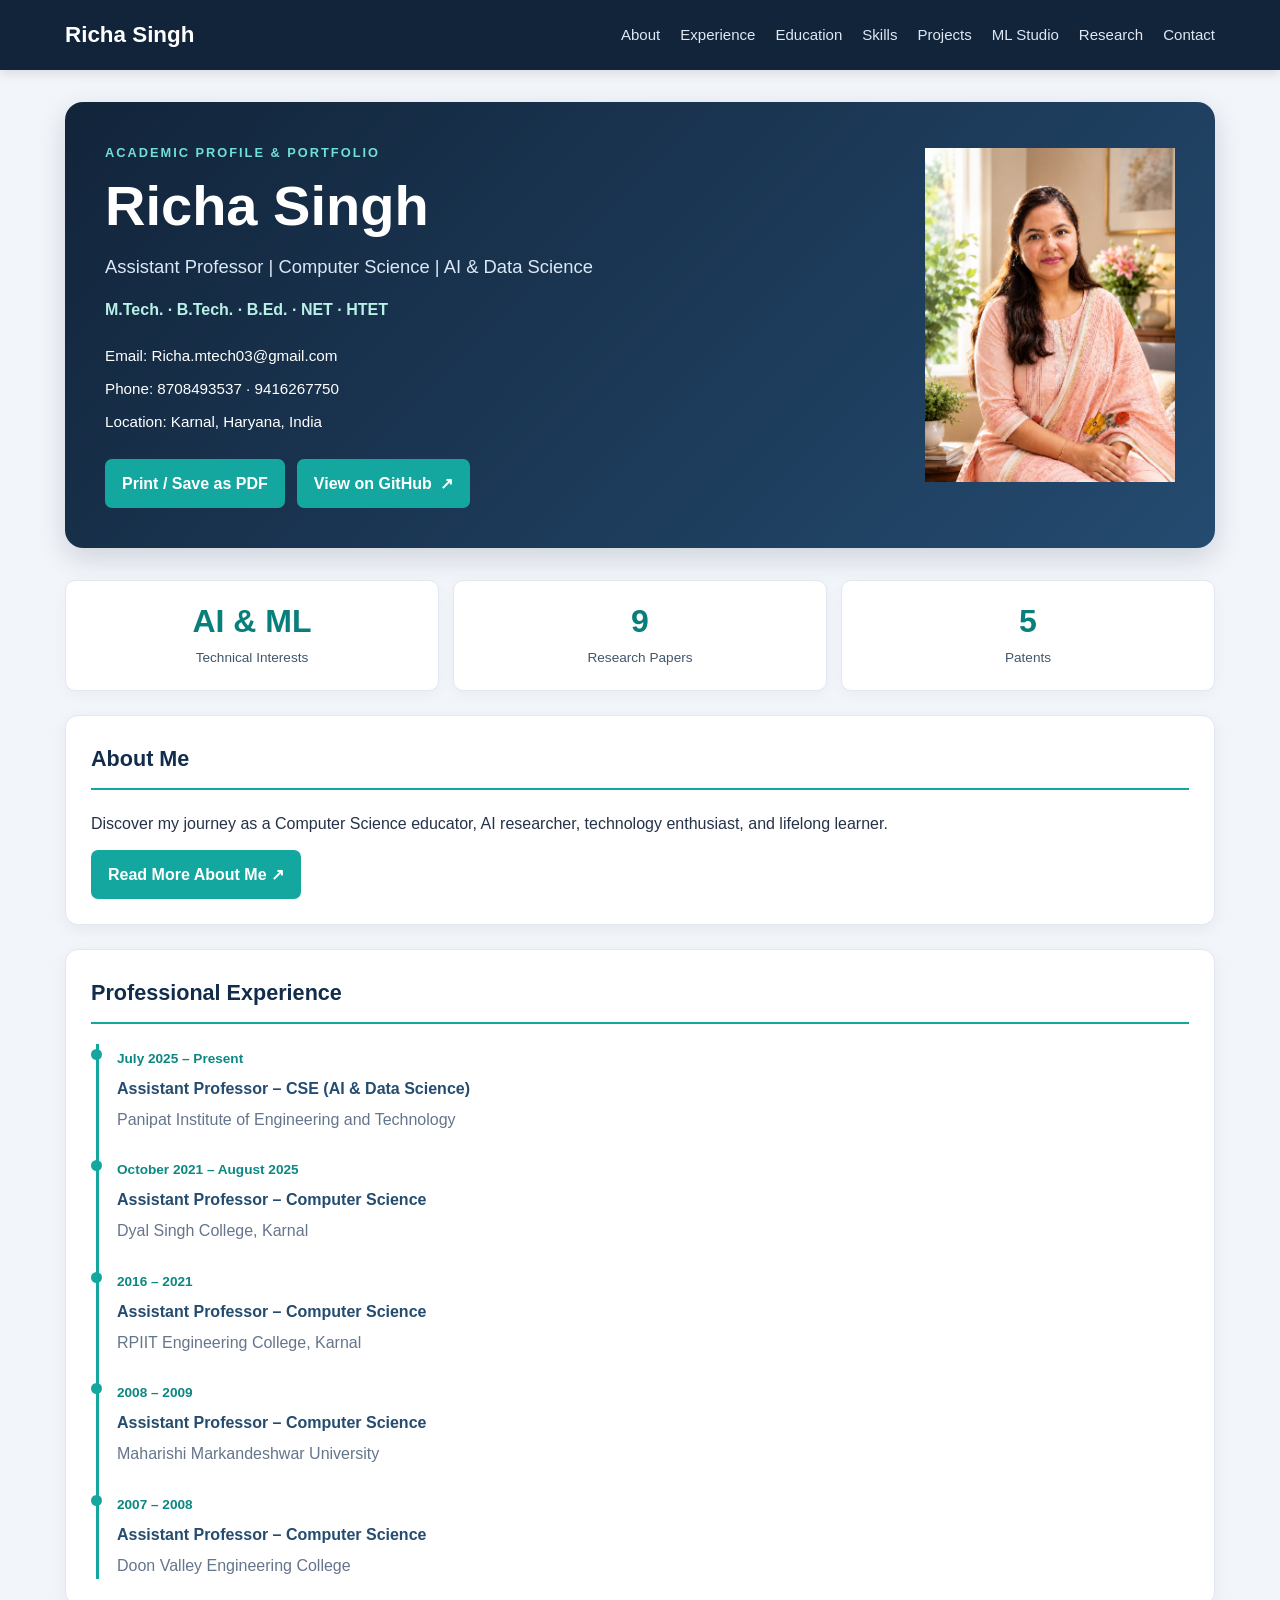
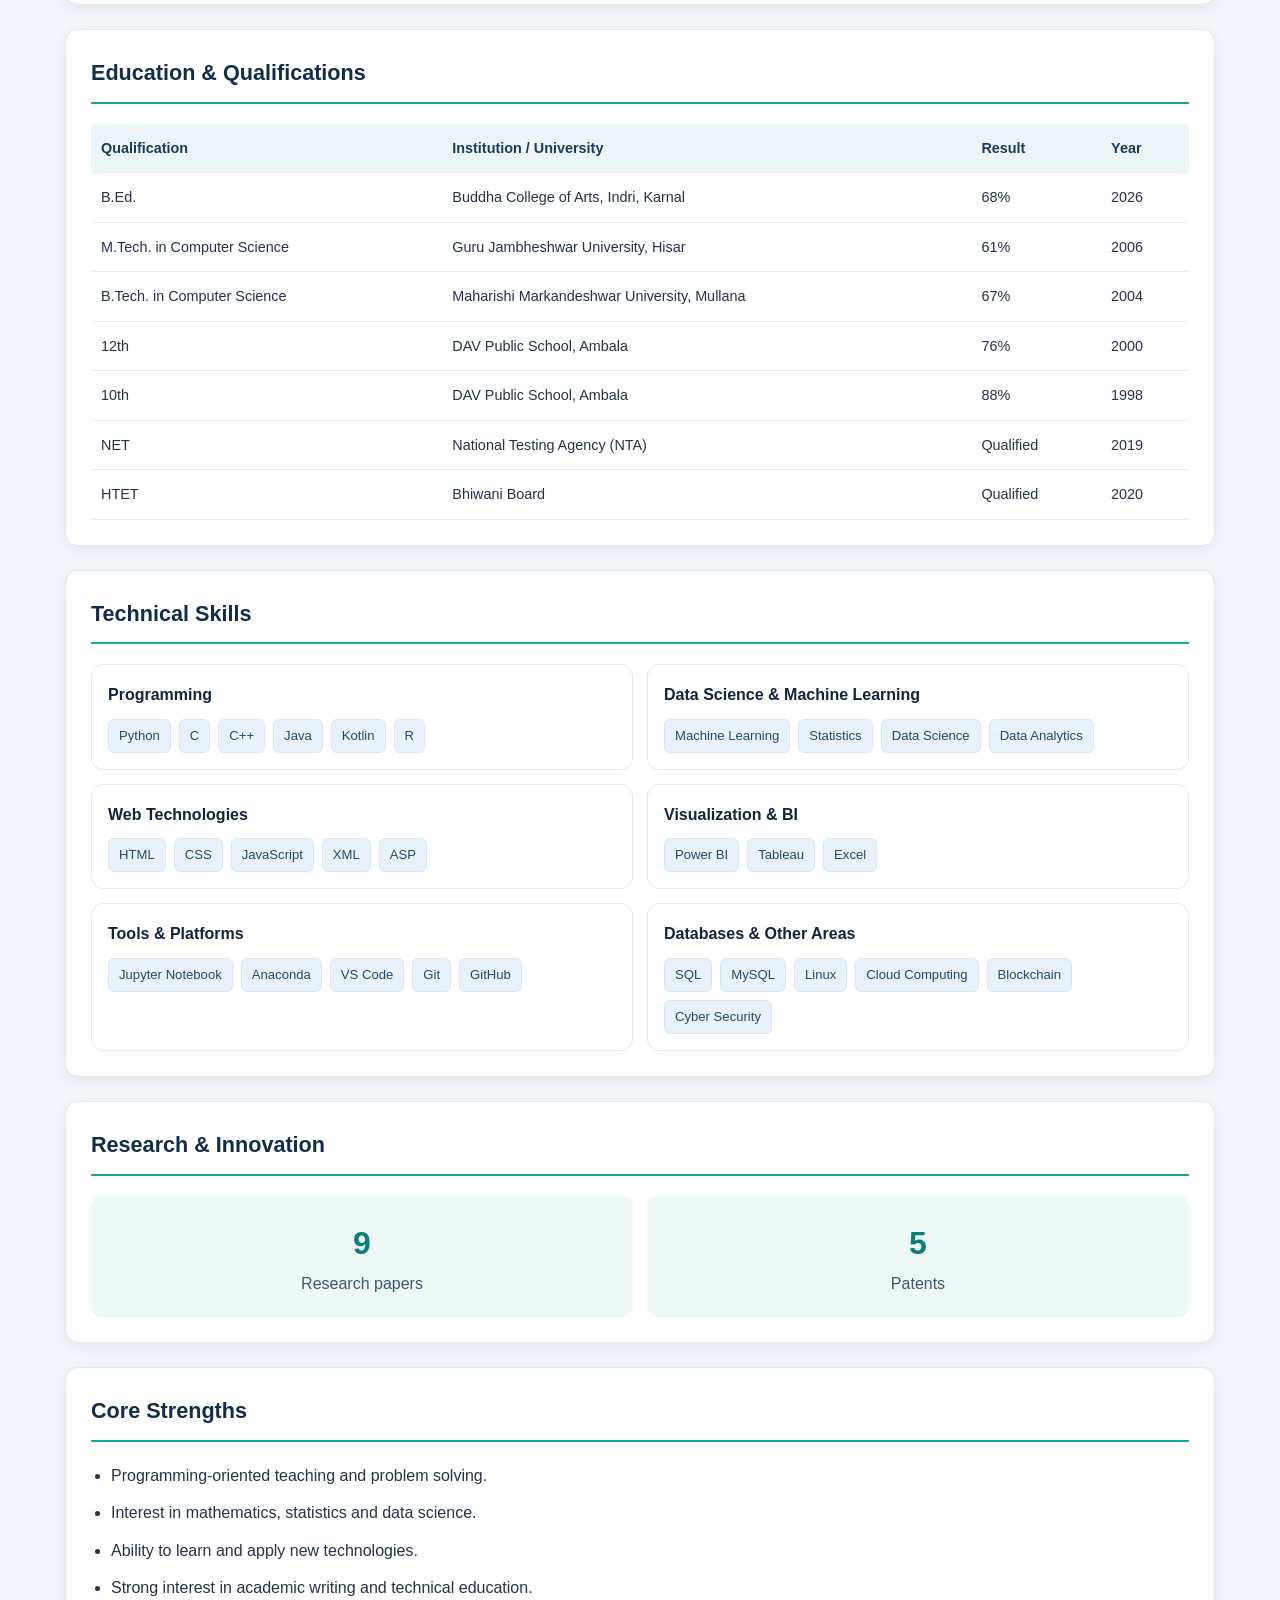
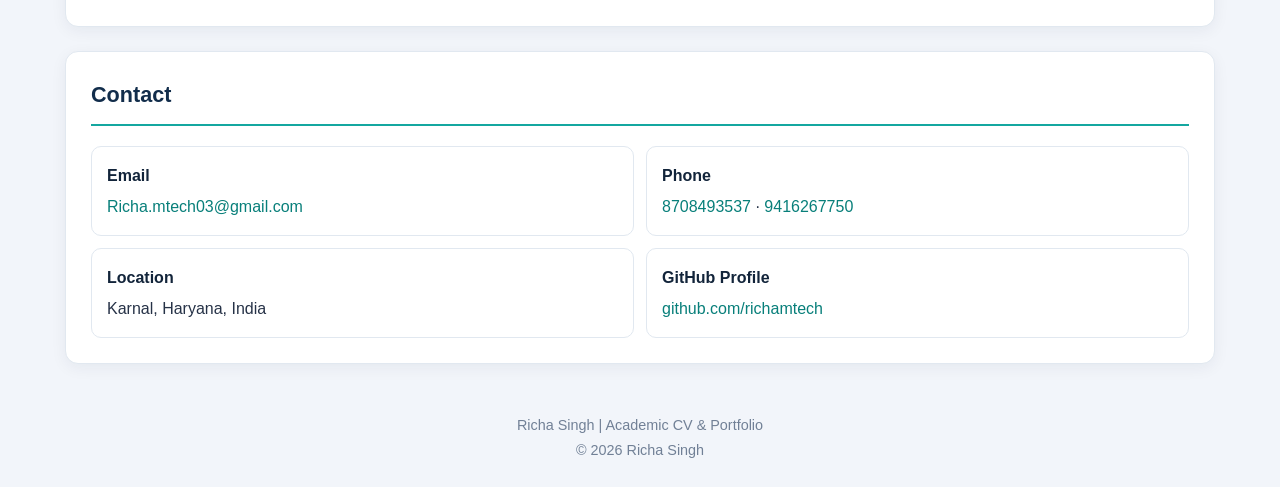
<file: index.html>
<!DOCTYPE html>
<html lang="en">
<head>
    <meta charset="UTF-8">
    <meta name="viewport" content="width=device-width, initial-scale=1.0">
    <meta name="description" content="Richa Singh's academic CV, technical skills, research interests and machine learning projects.">
    <title>Richa Singh | Academic CV & Portfolio</title>
    <link rel="stylesheet" href="style.css">
    <script src="script.js" defer></script>
</head>
<body>

<header class="site-header" id="home">
    <nav class="nav container" aria-label="Main navigation">
        <a class="brand" href="#home">Richa Singh</a>

        <button class="menu-toggle" id="menuToggle"
                type="button" aria-label="Open navigation menu"
                aria-controls="navLinks" aria-expanded="false">
            ☰
        </button>

        <div class="nav-links" id="navLinks">
            <a href="about.html">About</a>
            <a href="#experience">Experience</a>
            <a href="#education">Education</a>
            <a href="#skills">Skills</a>
            <a href="projects.html">Projects</a>
            <a href="ml-studio.html">ML Studio</a>
            <a href="#research">Research</a>
            <a href="#contact">Contact</a>
        </div>
    </nav>
</header>

<main class="container">

    <!-- PROFILE -->
    <section class="hero" aria-labelledby="profile-name">
        <div class="hero-copy">
            <p class="eyebrow">Academic Profile &amp; Portfolio</p>
            <h1 id="profile-name">Richa Singh</h1>
            <h2>Assistant Professor | Computer Science | AI &amp; Data Science</h2>
            <p class="qualifications">M.Tech. · B.Tech. · B.Ed. · NET · HTET</p>

            <div class="contact-list">
                <span>Email:
                    <a href="mailto:Richa.mtech03@gmail.com">Richa.mtech03@gmail.com</a>
                </span>
                <span>Phone:
                    <a href="tel:+918708493537">8708493537</a>
                    · <a href="tel:+919416267750">9416267750</a>
                </span>
                <span>Location: Karnal, Haryana, India</span>
            </div>

            <div class="hero-actions">
                <button class="button" id="printResume" type="button">
                    Print / Save as PDF
                </button>
                <a class="button" href="https://github.com/richaportfolio/richaz" target="_blank" rel="noopener noreferrer">
                    View on GitHub <span aria-hidden="true">↗</span>
                </a>
            </div>
        </div>

        <img class="profile-photo" src="richa.jpeg" alt="Richa Singh" aria-label="Richa Singh profile photo">
    </section>

    <!-- HIGHLIGHTS -->
    <section class="stats" aria-label="Professional highlights">
        <div class="stat">
            <strong>AI &amp; ML</strong>
            <span>Technical Interests</span>
        </div>
        <div class="stat">
            <strong>9</strong>
            <span>Research Papers</span>
        </div>
        <div class="stat">
            <strong>5</strong>
            <span>Patents</span>
        </div>
    </section>

    <section class="panel about-preview">
        <h2 class="section-title">About Me</h2>
        <p>Discover my journey as a Computer Science educator, AI researcher, technology enthusiast, and lifelong learner.</p>
        <a class="button" href="about.html">Read More About Me ↗</a>
    </section>

    <!-- EXPERIENCE -->
    <section class="panel" id="experience">
        <h2 class="section-title">Professional Experience</h2>

        <article class="timeline-item">
            <span class="date">July 2025 – Present</span>
            <h3>Assistant Professor – CSE (AI &amp; Data Science)</h3>
            <p class="muted">Panipat Institute of Engineering and Technology</p>
        </article>

        <article class="timeline-item">
            <span class="date">October 2021 – August 2025</span>
            <h3>Assistant Professor – Computer Science</h3>
            <p class="muted">Dyal Singh College, Karnal</p>
        </article>

        <article class="timeline-item">
            <span class="date">2016 – 2021</span>
            <h3>Assistant Professor – Computer Science</h3>
            <p class="muted">RPIIT Engineering College, Karnal</p>
        </article>

        <article class="timeline-item">
            <span class="date">2008 – 2009</span>
            <h3>Assistant Professor – Computer Science</h3>
            <p class="muted">Maharishi Markandeshwar University</p>
        </article>

        <article class="timeline-item">
            <span class="date">2007 – 2008</span>
            <h3>Assistant Professor – Computer Science</h3>
            <p class="muted">Doon Valley Engineering College</p>
        </article>
    </section>

    <!-- EDUCATION -->
    <section class="panel" id="education">
        <h2 class="section-title">Education &amp; Qualifications</h2>

        <div class="table-wrap">
            <table>
                <thead>
                    <tr>
                        <th>Qualification</th>
                        <th>Institution / University</th>
                        <th>Result</th>
                        <th>Year</th>
                    </tr>
                </thead>
                <tbody>
                    <tr>
                        <td>B.Ed.</td>
                        <td>Buddha College of Arts, Indri, Karnal</td>
                        <td>68%</td>
                        <td>2026</td>
                    </tr>
                    <tr>
                        <td>M.Tech. in Computer Science</td>
                        <td>Guru Jambheshwar University, Hisar</td>
                        <td>61%</td>
                        <td>2006</td>
                    </tr>
                    <tr>
                        <td>B.Tech. in Computer Science</td>
                        <td>Maharishi Markandeshwar University, Mullana</td>
                        <td>67%</td>
                        <td>2004</td>
                    </tr>
                    <tr>
                        <td>12th</td>
                        <td>DAV Public School, Ambala</td>
                        <td>76%</td>
                        <td>2000</td>
                    </tr>
                    <tr>
                        <td>10th</td>
                        <td>DAV Public School, Ambala</td>
                        <td>88%</td>
                        <td>1998</td>
                    </tr>
                    <tr>
                        <td>NET</td>
                        <td>National Testing Agency (NTA)</td>
                        <td>Qualified</td>
                        <td>2019</td>
                    </tr>
                    <tr>
                        <td>HTET</td>
                        <td>Bhiwani Board</td>
                        <td>Qualified</td>
                        <td>2020</td>
                    </tr>
                </tbody>
            </table>
        </div>
    </section>

    <!-- SKILLS -->
    <section class="panel" id="skills">
        <h2 class="section-title">Technical Skills</h2>

        <div class="skill-grid">
            <div class="skill-card">
                <h3>Programming</h3>
                <div class="tags">
                    <span>Python</span><span>C</span><span>C++</span>
                    <span>Java</span><span>Kotlin</span><span>R</span>
                </div>
            </div>

            <div class="skill-card">
                <h3>Data Science &amp; Machine Learning</h3>
                <div class="tags">
                    <span>Machine Learning</span><span>Statistics</span>
                    <span>Data Science</span><span>Data Analytics</span>
                </div>
            </div>

            <div class="skill-card">
                <h3>Web Technologies</h3>
                <div class="tags">
                    <span>HTML</span><span>CSS</span><span>JavaScript</span>
                    <span>XML</span><span>ASP</span>
                </div>
            </div>

            <div class="skill-card">
                <h3>Visualization &amp; BI</h3>
                <div class="tags">
                    <span>Power BI</span><span>Tableau</span><span>Excel</span>
                </div>
            </div>

            <div class="skill-card">
                <h3>Tools &amp; Platforms</h3>
                <div class="tags">
                    <span>Jupyter Notebook</span><span>Anaconda</span>
                    <span>VS Code</span><span>Git</span><span>GitHub</span>
                </div>
            </div>

            <div class="skill-card">
                <h3>Databases &amp; Other Areas</h3>
                <div class="tags">
                    <span>SQL</span><span>MySQL</span><span>Linux</span>
                    <span>Cloud Computing</span><span>Blockchain</span>
                    <span>Cyber Security</span>
                </div>
            </div>
        </div>
    </section>

    <!-- RESEARCH -->
    <section class="panel" id="research">
        <h2 class="section-title">Research &amp; Innovation</h2>

        <div class="research-grid">
            <div class="research-card">
                <strong>9</strong>
                <span>Research papers</span>
            </div>
            <div class="research-card">
                <strong>5</strong>
                <span>Patents</span>
            </div>
        </div>

        
    </section>

    <!-- STRENGTHS -->
    <section class="panel" id="strengths">
        <h2 class="section-title">Core Strengths</h2>
        <ul class="strength-list">
            <li>Programming-oriented teaching and problem solving.</li>
            <li>Interest in mathematics, statistics and data science.</li>
            <li>Ability to learn and apply new technologies.</li>
            <li>Strong interest in academic writing and technical education.</li>
        </ul>
    </section>

    <!-- CONTACT -->
    <section class="panel" id="contact">
        <h2 class="section-title">Contact</h2>

        <div class="contact-grid">
            <div class="contact-card">
                <strong>Email</strong>
                <a href="mailto:Richa.mtech03@gmail.com">
                    Richa.mtech03@gmail.com
                </a>
            </div>

            <div class="contact-card">
                <strong>Phone</strong>
                <a href="tel:+918708493537">8708493537</a>
                · <a href="tel:+919416267750">9416267750</a>
            </div>

            <div class="contact-card">
                <strong>Location</strong>
                Karnal, Haryana, India
            </div>

            <div class="contact-card">
                <strong>GitHub Profile</strong>
                <a href="https://github.com/richamtech"
                   target="_blank" rel="noopener noreferrer">
                    github.com/richamtech
                </a>
            </div>
        </div>
    </section>

</main>

<footer class="footer">
    <p>Richa Singh | Academic CV &amp; Portfolio</p>
    <p>© <span id="currentYear">2026</span> Richa Singh</p>
</footer>

</body>
</html>
</file>
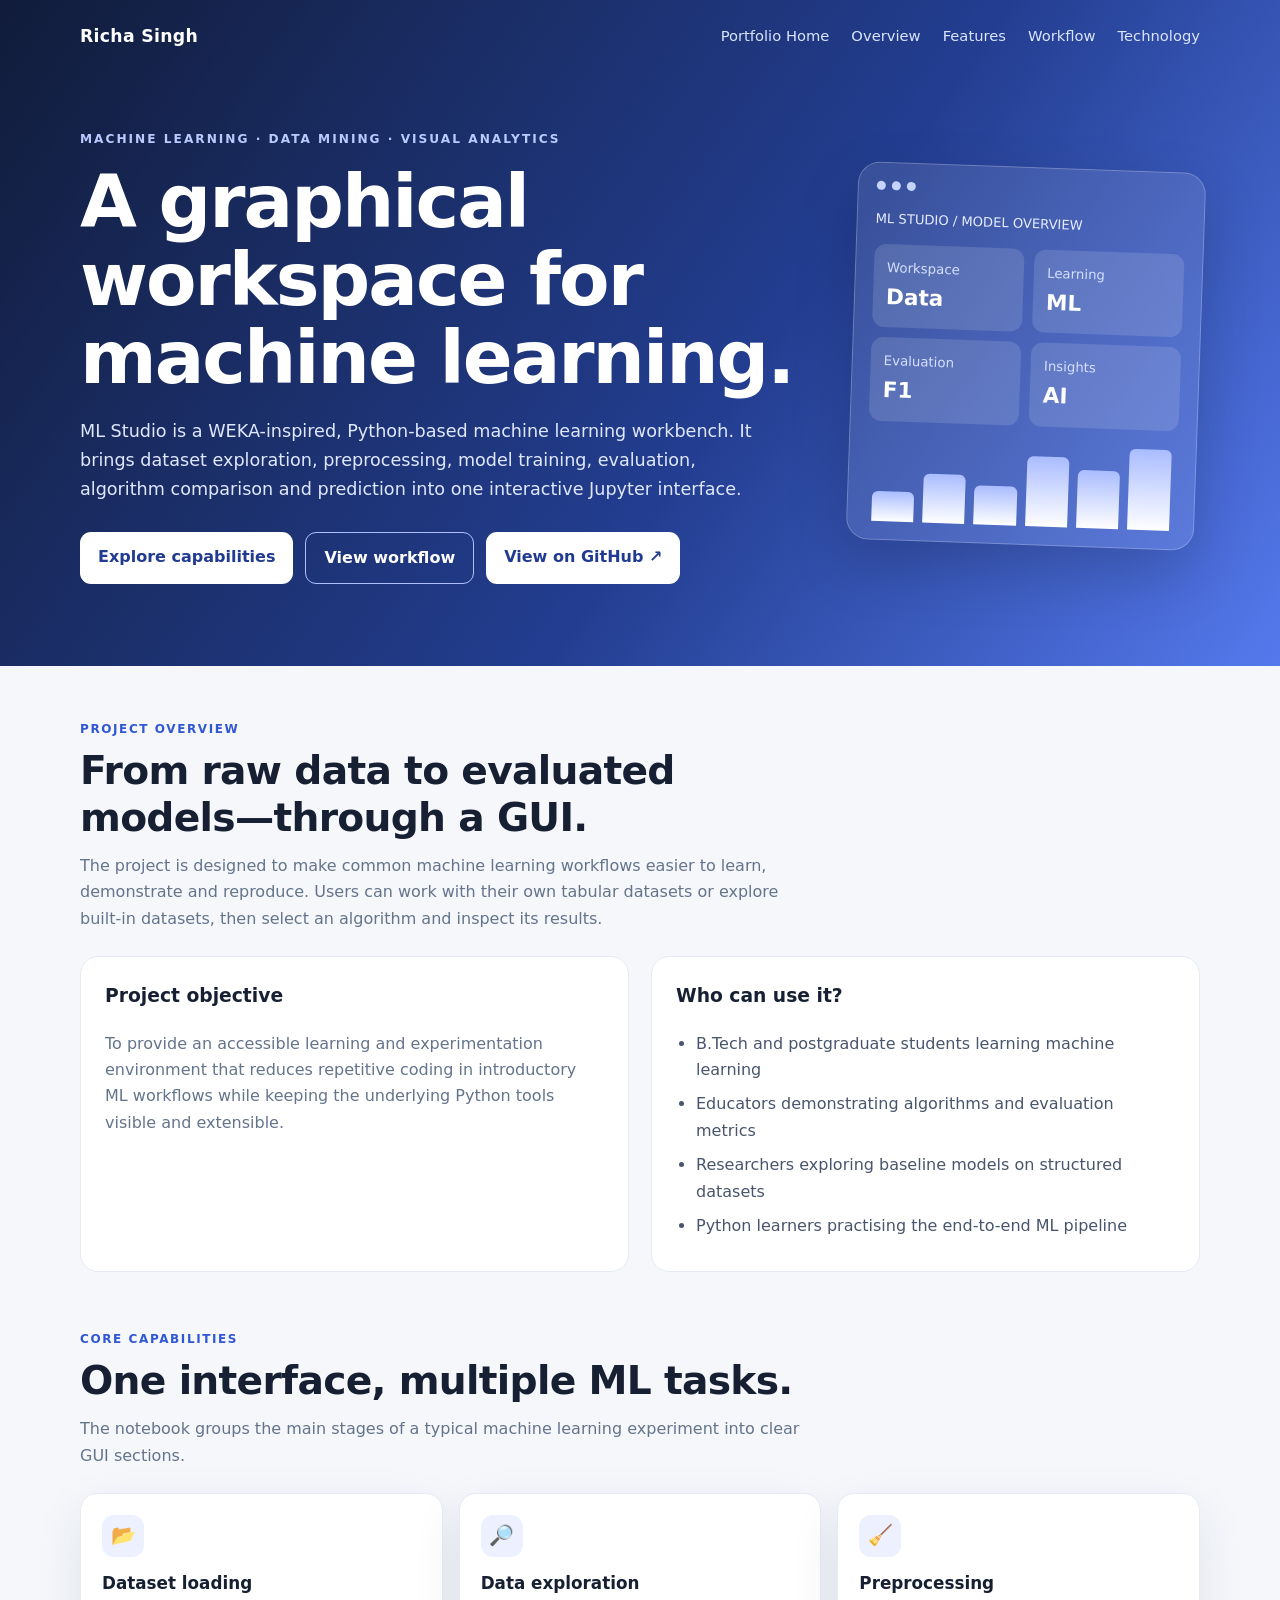
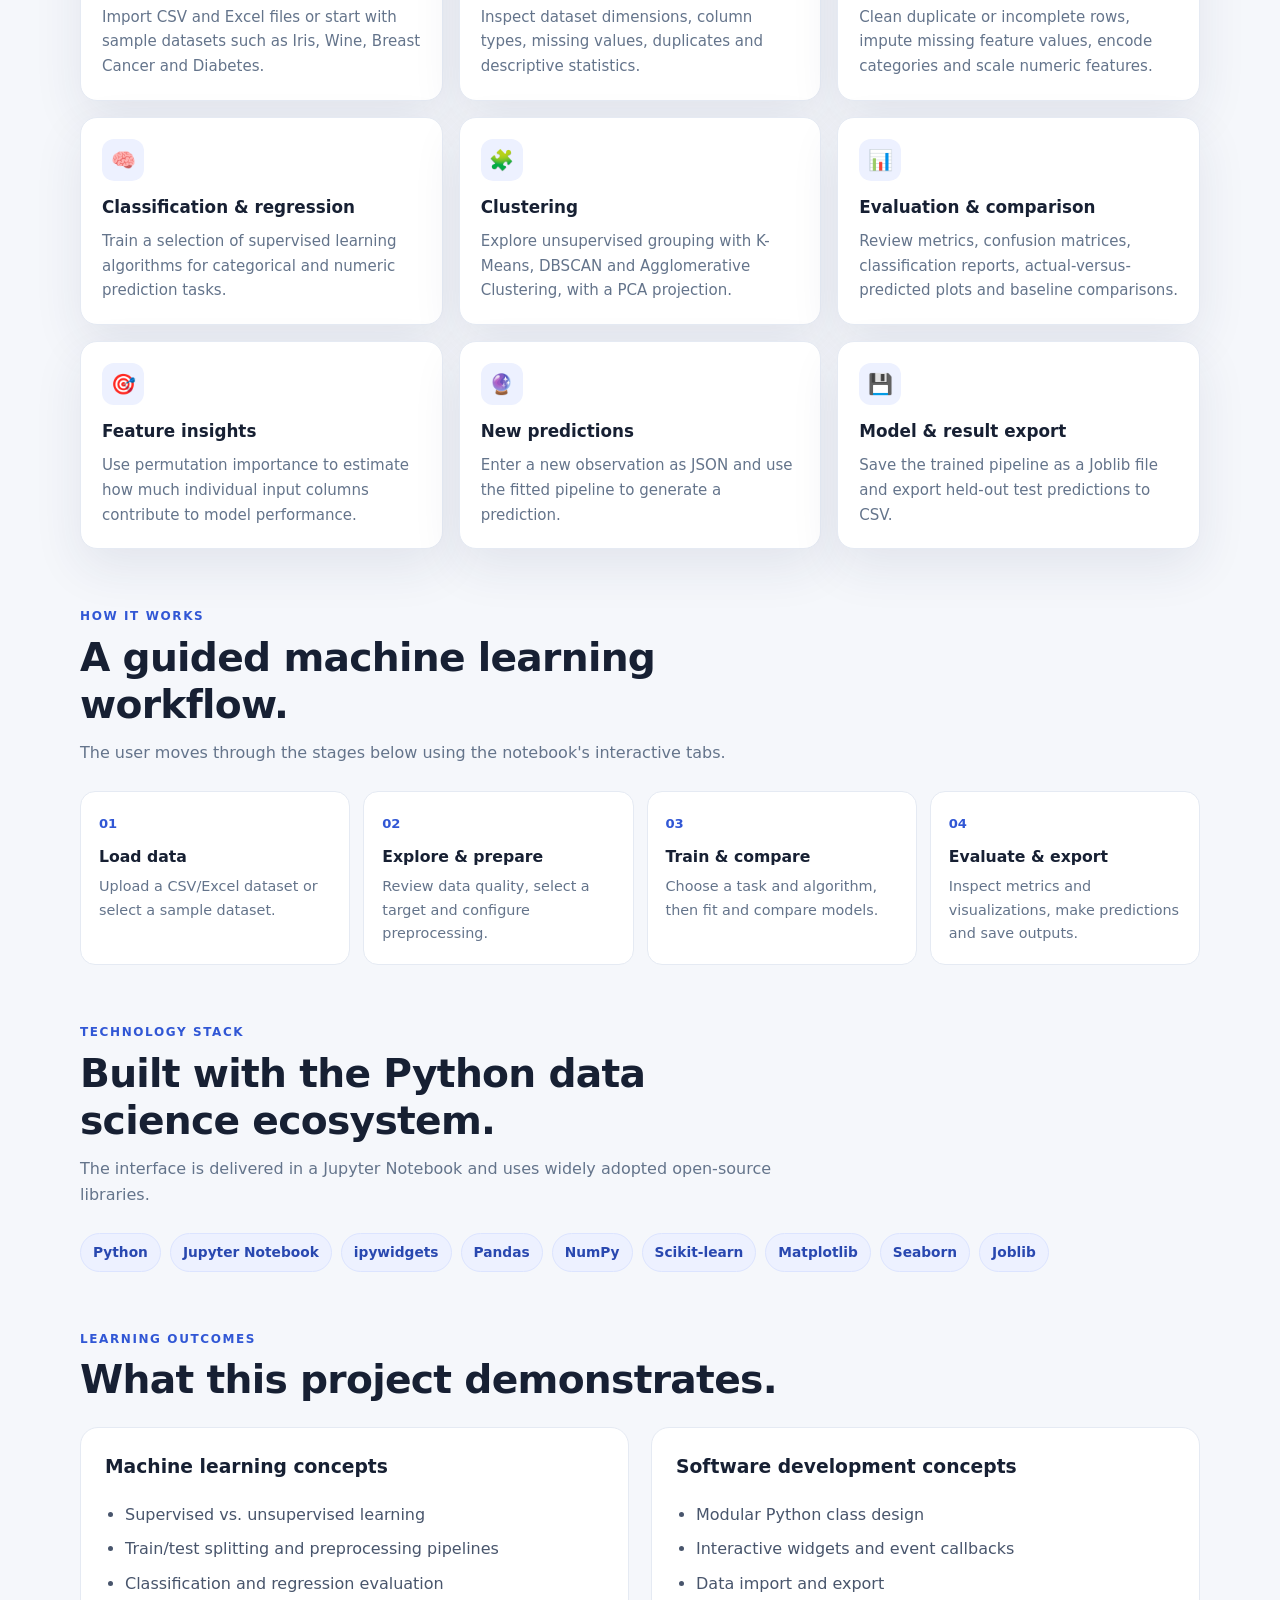
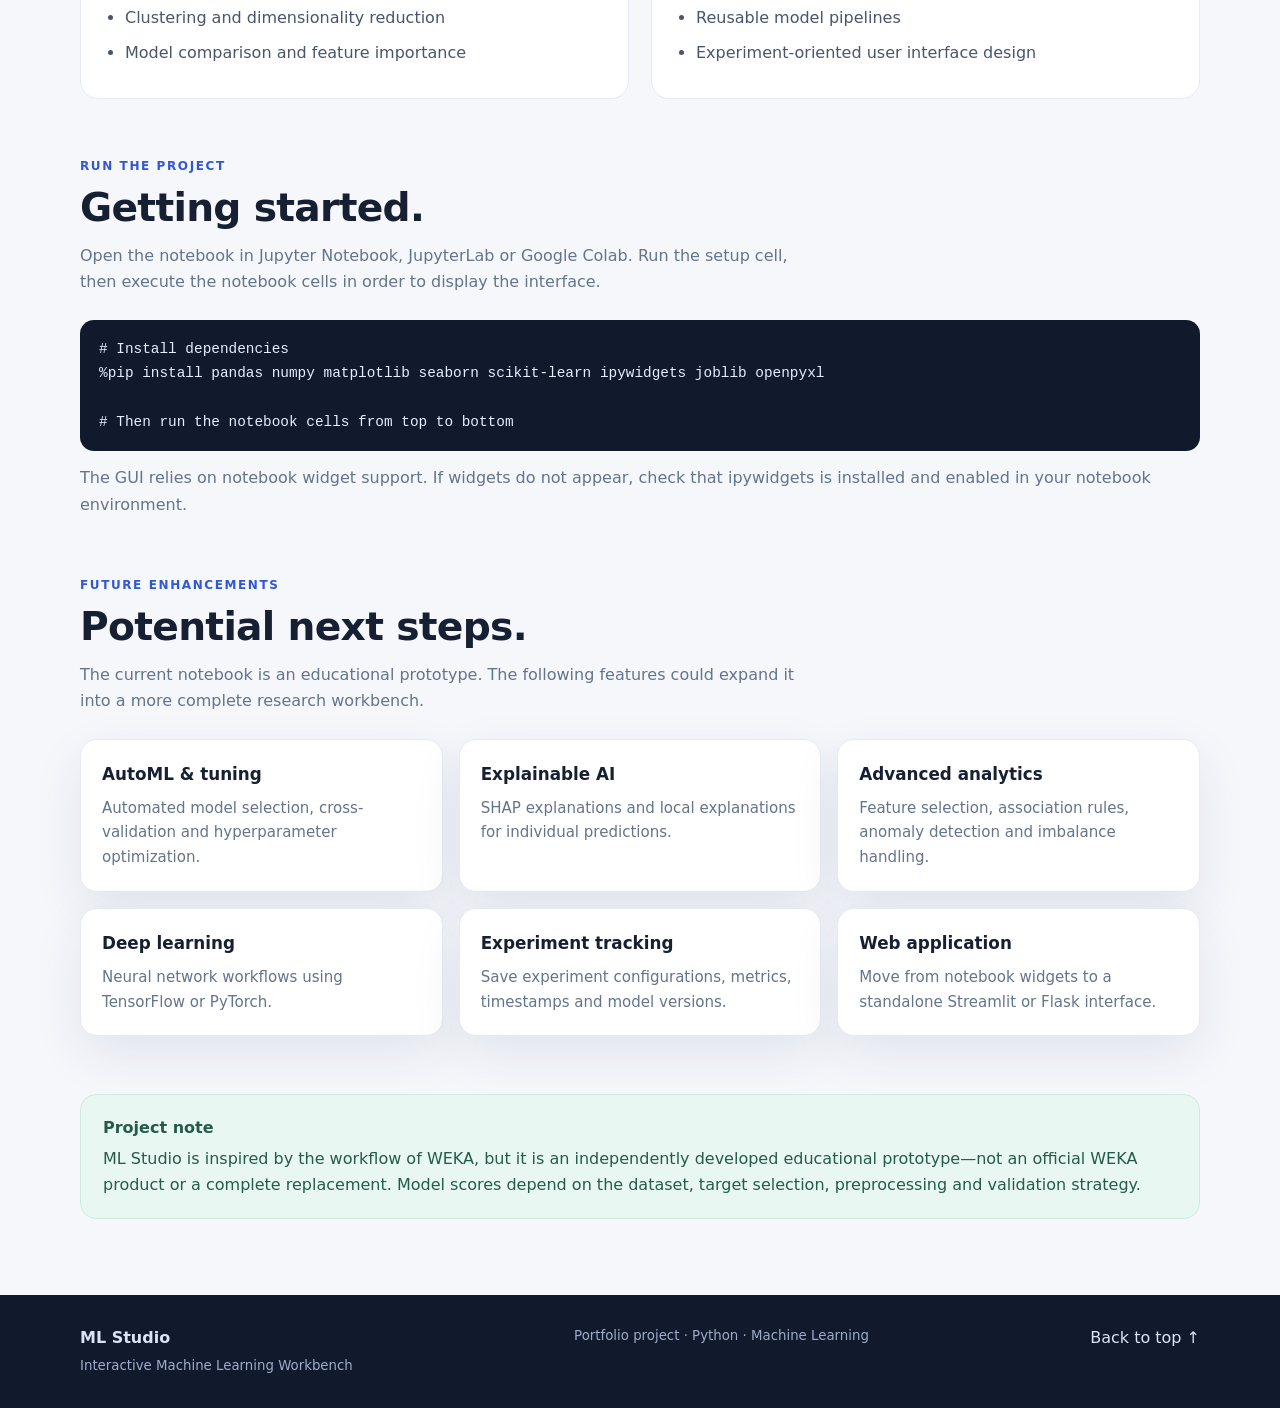
<file: ml-studio.html>
<!DOCTYPE html>
<html lang="en">
<head>
  <meta charset="UTF-8">
  <meta name="viewport" content="width=device-width, initial-scale=1.0">
  <meta name="description" content="ML Studio — a WEKA-inspired graphical machine learning workbench built with Python, Jupyter and scikit-learn.">
  <title>ML Studio | Richa Singh Portfolio</title>
  <link rel="stylesheet" href="assets/css/ml-studio.css">
</head>
<body>
<header id="top">
  <div class="wrap">
    <nav class="studio-nav">
      <a class="brand" href="index.html" aria-label="Return to Richa Singh portfolio">Richa Singh</a>
      <button class="nav-toggle" type="button" aria-expanded="false" aria-controls="studio-links">☰ <span class="sr-only">Toggle navigation</span></button>
      <div class="navlinks" id="studio-links">
        <a href="index.html">Portfolio Home</a>
        <a href="#overview">Overview</a><a href="#features">Features</a>
        <a href="#workflow">Workflow</a><a href="#technology">Technology</a>
      </div>
    </nav>
    <div class="hero">
      <div>
        <div class="eyebrow">Machine Learning · Data Mining · Visual Analytics</div>
        <h1>A graphical workspace for machine learning.</h1>
        <p>
          ML Studio is a WEKA-inspired, Python-based machine learning workbench.
          It brings dataset exploration, preprocessing, model training, evaluation,
          algorithm comparison and prediction into one interactive Jupyter interface.
        </p>
        <div class="actions">
          <a class="btn btn-light" href="#features">Explore capabilities</a>
          <a class="btn btn-outline" href="#workflow">View workflow</a>
          <a class="btn btn-light" href="https://github.com/richaportfolio/richaz" target="_blank" rel="noopener noreferrer">View on GitHub ↗</a>
        </div>
      </div>
      <div class="mock" aria-label="Illustrative ML Studio dashboard preview">
        <div class="mock-top"><span class="dot"></span><span class="dot"></span><span class="dot"></span></div>
        <div class="mock-title">ML STUDIO / MODEL OVERVIEW</div>
        <div class="metric-grid">
          <div class="metric"><small>Workspace</small><strong>Data</strong></div>
          <div class="metric"><small>Learning</small><strong>ML</strong></div>
          <div class="metric"><small>Evaluation</small><strong>F1</strong></div>
          <div class="metric"><small>Insights</small><strong>AI</strong></div>
        </div>
        <div class="chart">
          <span class="bar" style="height:35%"></span><span class="bar" style="height:58%"></span>
          <span class="bar" style="height:46%"></span><span class="bar" style="height:82%"></span>
          <span class="bar" style="height:68%"></span><span class="bar" style="height:95%"></span>
        </div>
      </div>
    </div>
  </div>
</header>

<main class="wrap">
  <section id="overview">
    <div class="section-head">
      <div class="kicker">Project overview</div>
      <h2>From raw data to evaluated models—through a GUI.</h2>
      <p class="lead">
        The project is designed to make common machine learning workflows easier to learn,
        demonstrate and reproduce. Users can work with their own tabular datasets or explore
        built-in datasets, then select an algorithm and inspect its results.
      </p>
    </div>
    <div class="split">
      <div class="panel">
        <h3>Project objective</h3>
        <p class="lead">To provide an accessible learning and experimentation environment that reduces repetitive coding in introductory ML workflows while keeping the underlying Python tools visible and extensible.</p>
      </div>
      <div class="panel">
        <h3>Who can use it?</h3>
        <ul class="clean">
          <li>B.Tech and postgraduate students learning machine learning</li>
          <li>Educators demonstrating algorithms and evaluation metrics</li>
          <li>Researchers exploring baseline models on structured datasets</li>
          <li>Python learners practising the end-to-end ML pipeline</li>
        </ul>
      </div>
    </div>
  </section>

  <section id="features">
    <div class="section-head">
      <div class="kicker">Core capabilities</div>
      <h2>One interface, multiple ML tasks.</h2>
      <p class="lead">The notebook groups the main stages of a typical machine learning experiment into clear GUI sections.</p>
    </div>
    <div class="grid">
      <article class="card"><div class="icon">📂</div><h3>Dataset loading</h3><p>Import CSV and Excel files or start with sample datasets such as Iris, Wine, Breast Cancer and Diabetes.</p></article>
      <article class="card"><div class="icon">🔎</div><h3>Data exploration</h3><p>Inspect dataset dimensions, column types, missing values, duplicates and descriptive statistics.</p></article>
      <article class="card"><div class="icon">🧹</div><h3>Preprocessing</h3><p>Clean duplicate or incomplete rows, impute missing feature values, encode categories and scale numeric features.</p></article>
      <article class="card"><div class="icon">🧠</div><h3>Classification & regression</h3><p>Train a selection of supervised learning algorithms for categorical and numeric prediction tasks.</p></article>
      <article class="card"><div class="icon">🧩</div><h3>Clustering</h3><p>Explore unsupervised grouping with K-Means, DBSCAN and Agglomerative Clustering, with a PCA projection.</p></article>
      <article class="card"><div class="icon">📊</div><h3>Evaluation & comparison</h3><p>Review metrics, confusion matrices, classification reports, actual-versus-predicted plots and baseline comparisons.</p></article>
      <article class="card"><div class="icon">🎯</div><h3>Feature insights</h3><p>Use permutation importance to estimate how much individual input columns contribute to model performance.</p></article>
      <article class="card"><div class="icon">🔮</div><h3>New predictions</h3><p>Enter a new observation as JSON and use the fitted pipeline to generate a prediction.</p></article>
      <article class="card"><div class="icon">💾</div><h3>Model & result export</h3><p>Save the trained pipeline as a Joblib file and export held-out test predictions to CSV.</p></article>
    </div>
  </section>

  <section id="workflow">
    <div class="section-head">
      <div class="kicker">How it works</div>
      <h2>A guided machine learning workflow.</h2>
      <p class="lead">The user moves through the stages below using the notebook's interactive tabs.</p>
    </div>
    <div class="steps">
      <div class="step"><h3>Load data</h3><p>Upload a CSV/Excel dataset or select a sample dataset.</p></div>
      <div class="step"><h3>Explore & prepare</h3><p>Review data quality, select a target and configure preprocessing.</p></div>
      <div class="step"><h3>Train & compare</h3><p>Choose a task and algorithm, then fit and compare models.</p></div>
      <div class="step"><h3>Evaluate & export</h3><p>Inspect metrics and visualizations, make predictions and save outputs.</p></div>
    </div>
  </section>

  <section id="technology">
    <div class="section-head">
      <div class="kicker">Technology stack</div>
      <h2>Built with the Python data science ecosystem.</h2>
      <p class="lead">The interface is delivered in a Jupyter Notebook and uses widely adopted open-source libraries.</p>
    </div>
    <div class="tags">
      <span class="tag">Python</span><span class="tag">Jupyter Notebook</span>
      <span class="tag">ipywidgets</span><span class="tag">Pandas</span>
      <span class="tag">NumPy</span><span class="tag">Scikit-learn</span>
      <span class="tag">Matplotlib</span><span class="tag">Seaborn</span>
      <span class="tag">Joblib</span>
    </div>
  </section>

  <section id="learning">
    <div class="section-head">
      <div class="kicker">Learning outcomes</div>
      <h2>What this project demonstrates.</h2>
    </div>
    <div class="split">
      <div class="panel">
        <h3>Machine learning concepts</h3>
        <ul class="clean">
          <li>Supervised vs. unsupervised learning</li>
          <li>Train/test splitting and preprocessing pipelines</li>
          <li>Classification and regression evaluation</li>
          <li>Clustering and dimensionality reduction</li>
          <li>Model comparison and feature importance</li>
        </ul>
      </div>
      <div class="panel">
        <h3>Software development concepts</h3>
        <ul class="clean">
          <li>Modular Python class design</li>
          <li>Interactive widgets and event callbacks</li>
          <li>Data import and export</li>
          <li>Reusable model pipelines</li>
          <li>Experiment-oriented user interface design</li>
        </ul>
      </div>
    </div>
  </section>

  <section id="run">
    <div class="section-head">
      <div class="kicker">Run the project</div>
      <h2>Getting started.</h2>
      <p class="lead">Open the notebook in Jupyter Notebook, JupyterLab or Google Colab. Run the setup cell, then execute the notebook cells in order to display the interface.</p>
    </div>
    <div class="code"># Install dependencies<br>
%pip install pandas numpy matplotlib seaborn scikit-learn ipywidgets joblib openpyxl<br><br>
# Then run the notebook cells from top to bottom</div>
    <p class="lead" style="margin-top:14px">The GUI relies on notebook widget support. If widgets do not appear, check that ipywidgets is installed and enabled in your notebook environment.</p>
  </section>

  <section id="future">
    <div class="section-head">
      <div class="kicker">Future enhancements</div>
      <h2>Potential next steps.</h2>
      <p class="lead">The current notebook is an educational prototype. The following features could expand it into a more complete research workbench.</p>
    </div>
    <div class="grid">
      <article class="card"><h3>AutoML & tuning</h3><p>Automated model selection, cross-validation and hyperparameter optimization.</p></article>
      <article class="card"><h3>Explainable AI</h3><p>SHAP explanations and local explanations for individual predictions.</p></article>
      <article class="card"><h3>Advanced analytics</h3><p>Feature selection, association rules, anomaly detection and imbalance handling.</p></article>
      <article class="card"><h3>Deep learning</h3><p>Neural network workflows using TensorFlow or PyTorch.</p></article>
      <article class="card"><h3>Experiment tracking</h3><p>Save experiment configurations, metrics, timestamps and model versions.</p></article>
      <article class="card"><h3>Web application</h3><p>Move from notebook widgets to a standalone Streamlit or Flask interface.</p></article>
    </div>
  </section>

  <div class="callout">
    <strong>Project note</strong>
    ML Studio is inspired by the workflow of WEKA, but it is an independently developed educational prototype—not an official WEKA product or a complete replacement. Model scores depend on the dataset, target selection, preprocessing and validation strategy.
  </div>
</main>

<footer>
  <div class="wrap">
    <div><strong>ML Studio</strong><br><small>Interactive Machine Learning Workbench</small></div>
    <small>Portfolio project · Python · Machine Learning</small>
    <a href="#top">Back to top ↑</a>
  </div>
</footer>
<script src="assets/js/ml-studio.js" defer></script>
</body>
</html>
</file>
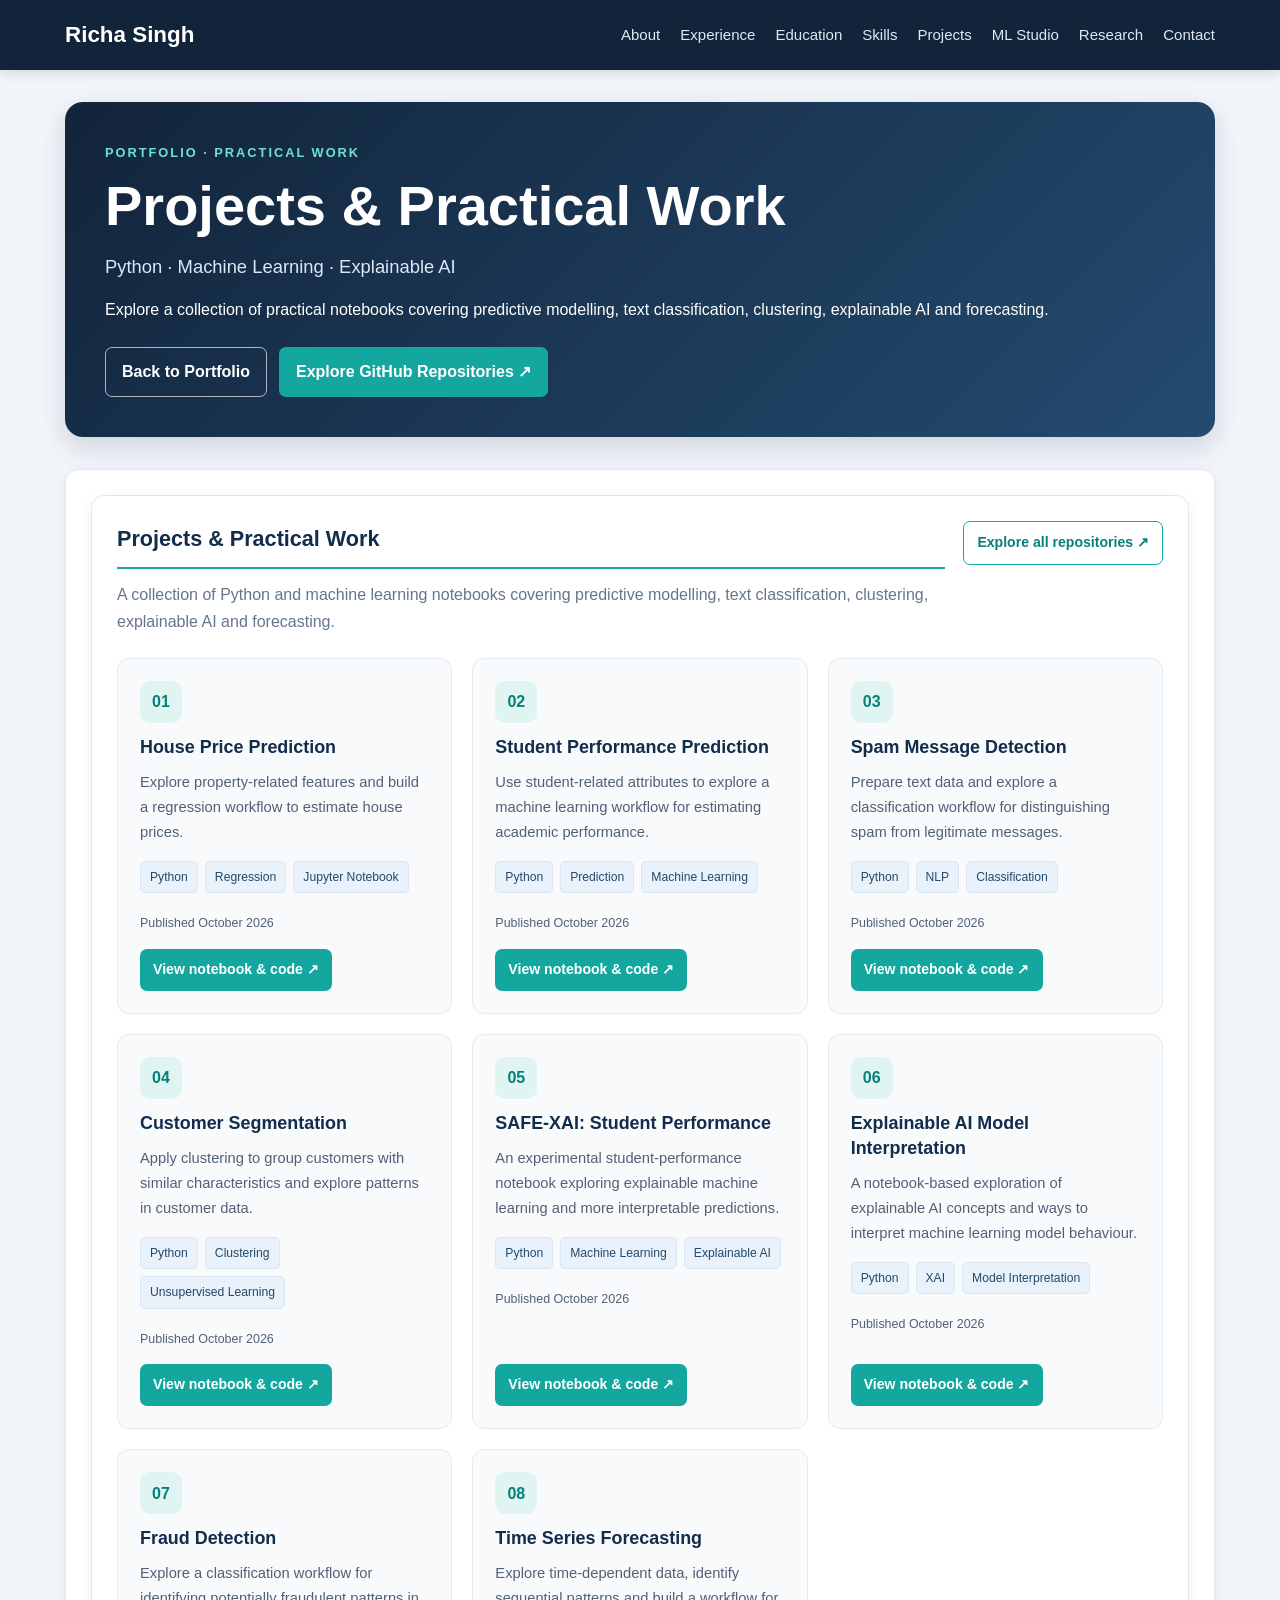
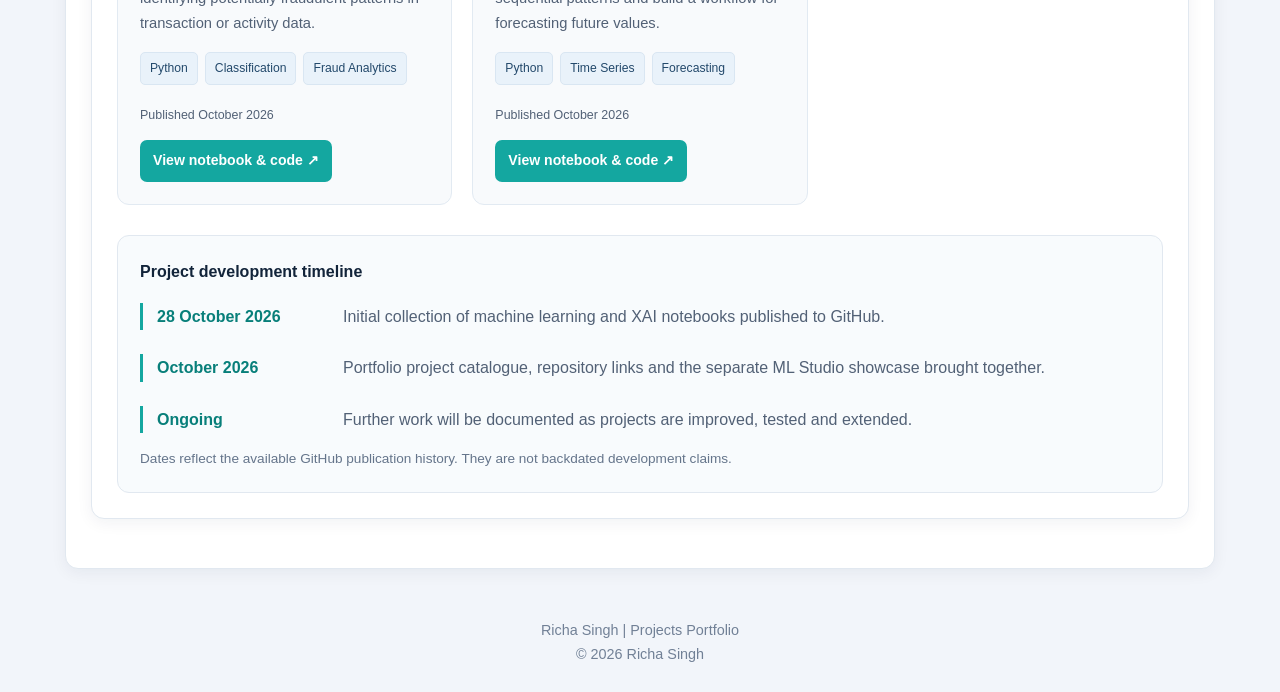
<file: projects.html>
<!DOCTYPE html>
<html lang="en">
<head>
    <meta charset="UTF-8">
    <meta name="viewport" content="width=device-width, initial-scale=1.0">
    <meta name="description" content="Python, machine learning and explainable AI projects by Richa Singh.">
    <title>Projects | Richa Singh</title>
    <link rel="stylesheet" href="style.css">
    <script src="script.js" defer></script>
</head>
<body>
<header class="site-header" id="home">
    <nav class="nav container" aria-label="Main navigation">
        <a class="brand" href="index.html">Richa Singh</a>
        <button class="menu-toggle" id="menuToggle" type="button" aria-label="Open navigation menu" aria-controls="navLinks" aria-expanded="false">☰</button>
        <div class="nav-links" id="navLinks">
            <a href="about.html">About</a>
            <a href="index.html#experience">Experience</a>
            <a href="index.html#education">Education</a>
            <a href="index.html#skills">Skills</a>
            <a href="projects.html" aria-current="page">Projects</a>
            <a href="ml-studio.html">ML Studio</a>
            <a href="index.html#research">Research</a>
            <a href="index.html#contact">Contact</a>
        </div>
    </nav>
</header>
<main class="container">
    <section class="hero" aria-labelledby="projects-page-title">
        <div class="hero-copy">
            <p class="eyebrow">Portfolio · Practical Work</p>
            <h1 id="projects-page-title">Projects &amp; Practical Work</h1>
            <h2>Python · Machine Learning · Explainable AI</h2>
            <p>Explore a collection of practical notebooks covering predictive modelling, text classification, clustering, explainable AI and forecasting.</p>
            <div class="hero-actions">
                <a class="button button-outline" href="index.html">Back to Portfolio</a>
                <a class="button" href="https://github.com/richamtech" target="_blank" rel="noopener noreferrer">Explore GitHub Repositories ↗</a>
            </div>
        </div>
    </section>
    <section class="panel projects-section" id="projects">
<!-- PROJECTS -->
    <section class="panel projects-section" id="projects">
        <div class="projects-heading">
            <div>
                <h2 class="section-title">Projects &amp; Practical Work</h2>
                <p class="projects-intro">A collection of Python and machine learning notebooks covering predictive modelling, text classification, clustering, explainable AI and forecasting.</p>
            </div>
            <a class="project-hub-link" href="https://github.com/richamtech" target="_blank" rel="noopener noreferrer">Explore all repositories ↗</a>
        </div>
        <div class="projects-grid">
            <article class="project-card"><div class="project-number">01</div><h3>House Price Prediction</h3><p>Explore property-related features and build a regression workflow to estimate house prices.</p><div class="project-tags"><span>Python</span><span>Regression</span><span>Jupyter Notebook</span></div><p class="project-meta"><time datetime="2026-10-28">Published October 2026</time></p><a class="project-link" href="https://github.com/richamtech/project-1-" target="_blank" rel="noopener noreferrer">View notebook &amp; code ↗</a></article>
            <article class="project-card"><div class="project-number">02</div><h3>Student Performance Prediction</h3><p>Use student-related attributes to explore a machine learning workflow for estimating academic performance.</p><div class="project-tags"><span>Python</span><span>Prediction</span><span>Machine Learning</span></div><p class="project-meta"><time datetime="2026-10-28">Published October 2026</time></p><a class="project-link" href="https://github.com/richamtech/project-2-" target="_blank" rel="noopener noreferrer">View notebook &amp; code ↗</a></article>
            <article class="project-card"><div class="project-number">03</div><h3>Spam Message Detection</h3><p>Prepare text data and explore a classification workflow for distinguishing spam from legitimate messages.</p><div class="project-tags"><span>Python</span><span>NLP</span><span>Classification</span></div><p class="project-meta"><time datetime="2026-10-28">Published October 2026</time></p><a class="project-link" href="https://github.com/richamtech/project-3" target="_blank" rel="noopener noreferrer">View notebook &amp; code ↗</a></article>
            <article class="project-card"><div class="project-number">04</div><h3>Customer Segmentation</h3><p>Apply clustering to group customers with similar characteristics and explore patterns in customer data.</p><div class="project-tags"><span>Python</span><span>Clustering</span><span>Unsupervised Learning</span></div><p class="project-meta"><time datetime="2026-10-28">Published October 2026</time></p><a class="project-link" href="https://github.com/richamtech/project-4-" target="_blank" rel="noopener noreferrer">View notebook &amp; code ↗</a></article>
            <article class="project-card"><div class="project-number">05</div><h3>SAFE-XAI: Student Performance</h3><p>An experimental student-performance notebook exploring explainable machine learning and more interpretable predictions.</p><div class="project-tags"><span>Python</span><span>Machine Learning</span><span>Explainable AI</span></div><p class="project-meta"><time datetime="2026-10-28">Published October 2026</time></p><a class="project-link" href="https://github.com/richamtech/project5" target="_blank" rel="noopener noreferrer">View notebook &amp; code ↗</a></article>
            <article class="project-card"><div class="project-number">06</div><h3>Explainable AI Model Interpretation</h3><p>A notebook-based exploration of explainable AI concepts and ways to interpret machine learning model behaviour.</p><div class="project-tags"><span>Python</span><span>XAI</span><span>Model Interpretation</span></div><p class="project-meta"><time datetime="2026-10-28">Published October 2026</time></p><a class="project-link" href="https://github.com/richamtech/project-9-" target="_blank" rel="noopener noreferrer">View notebook &amp; code ↗</a></article>
            <article class="project-card"><div class="project-number">07</div><h3>Fraud Detection</h3><p>Explore a classification workflow for identifying potentially fraudulent patterns in transaction or activity data.</p><div class="project-tags"><span>Python</span><span>Classification</span><span>Fraud Analytics</span></div><p class="project-meta"><time datetime="2026-10-28">Published October 2026</time></p><a class="project-link" href="https://github.com/richamtech/project-8" target="_blank" rel="noopener noreferrer">View notebook &amp; code ↗</a></article>
            <article class="project-card"><div class="project-number">08</div><h3>Time Series Forecasting</h3><p>Explore time-dependent data, identify sequential patterns and build a workflow for forecasting future values.</p><div class="project-tags"><span>Python</span><span>Time Series</span><span>Forecasting</span></div><p class="project-meta"><time datetime="2026-10-28">Published October 2026</time></p><a class="project-link" href="https://github.com/richamtech/project-10" target="_blank" rel="noopener noreferrer">View notebook &amp; code ↗</a></article>
        </div>
        <div class="project-timeline">
            <h3>Project development timeline</h3>
            <ol>
                <li><time datetime="2026-10-28">28 October 2026</time><span>Initial collection of machine learning and XAI notebooks published to GitHub.</span></li>
                <li><time datetime="2026-10">October 2026</time><span>Portfolio project catalogue, repository links and the separate ML Studio showcase brought together.</span></li>
                <li><time>Ongoing</time><span>Further work will be documented as projects are improved, tested and extended.</span></li>
            </ol>
            <p class="small-note">Dates reflect the available GitHub publication history. They are not backdated development claims.</p>
        </div>
    </section>
    </section>
</main>
<footer class="footer">
    <p>Richa Singh | Projects Portfolio</p>
    <p>© <span id="currentYear">2026</span> Richa Singh</p>
</footer>
</body>
</html>
</file>
<file: style.css>
/* =========================================
   RICHA SINGH RESUME WEBSITE
   Responsive design and print styling
========================================= */

:root {
    --navy: #12243a;
    --navy-light: #244b70;
    --teal: #14a7a0;
    --teal-dark: #0d827d;
    --ink: #263247;
    --muted: #65758b;
    --background: #f2f5fa;
    --line: #e1e8f0;
    --soft-blue: #e9f2fa;
    --soft-teal: #e0f4f1;
    --white: #ffffff;
}

* {
    margin: 0;
    padding: 0;
    box-sizing: border-box;
}

html {
    scroll-behavior: smooth;
    scroll-padding-top: 95px;
}

body {
    font-family: "Segoe UI", Arial, sans-serif;
    background: var(--background);
    color: var(--ink);
    line-height: 1.7;
}

.container {
    width: min(1150px, 92%);
    margin-inline: auto;
}

a {
    color: inherit;
    text-decoration: none;
}

a:focus-visible,
button:focus-visible {
    outline: 3px solid #67d5d0;
    outline-offset: 4px;
}

/* HEADER AND NAVIGATION */

.site-header {
    background: var(--navy);
    color: var(--white);
    position: sticky;
    top: 0;
    z-index: 100;
    box-shadow: 0 3px 12px rgba(0, 0, 0, 0.12);
}

.nav {
    min-height: 70px;
    display: flex;
    align-items: center;
    justify-content: space-between;
    gap: 20px;
}

.brand {
    color: var(--white);
    font-size: 1.4rem;
    font-weight: 700;
    white-space: nowrap;
}

.nav-links {
    display: flex;
    align-items: center;
    gap: 20px;
}

.nav-links a {
    color: #e0e8f3;
    font-size: 0.94rem;
    transition: color 0.25s ease;
}

.nav-links a:hover {
    color: #67d5d0;
}

.menu-toggle {
    display: none;
    background: transparent;
    color: var(--white);
    border: none;
    font-size: 1.8rem;
    cursor: pointer;
    padding: 5px;
}

/* BUTTONS */

.button {
    display: inline-flex;
    justify-content: center;
    align-items: center;
    gap: 8px;
    padding: 10px 16px;
    border: 1px solid transparent;
    border-radius: 7px;
    background: var(--teal);
    color: var(--white);
    font: inherit;
    font-weight: 600;
    cursor: pointer;
    transition: background 0.25s ease, transform 0.25s ease;
}

.button:hover {
    background: var(--teal-dark);
    transform: translateY(-1px);
}

.button-outline {
    background: transparent;
    border-color: rgba(255, 255, 255, 0.65);
    color: var(--white);
}

.button-outline:hover {
    background: rgba(255, 255, 255, 0.12);
}

/* HERO / PROFILE */

.hero {
    margin: 32px 0;
    padding: 40px;
    background: linear-gradient(135deg, var(--navy), var(--navy-light));
    color: var(--white);
    border-radius: 18px;
    display: flex;
    align-items: center;
    justify-content: space-between;
    gap: 35px;
    box-shadow: 0 10px 28px rgba(18, 36, 58, 0.16);
}

.hero-copy {
    flex: 1;
    min-width: 0;
}

.eyebrow {
    color: #6fe0d6;
    text-transform: uppercase;
    font-size: 0.8rem;
    font-weight: 700;
    letter-spacing: 2px;
    margin-bottom: 8px;
}

.hero h1 {
    font-size: clamp(2.3rem, 5vw, 3.5rem);
    line-height: 1.2;
    margin-bottom: 12px;
    overflow-wrap: anywhere;
}

.hero h2 {
    font-size: 1.15rem;
    font-weight: 500;
    color: #dbe8f6;
    margin-bottom: 14px;
}

.qualifications {
    margin-bottom: 20px;
    color: #b9f0e8;
    font-weight: 600;
}

.contact-list {
    display: flex;
    flex-direction: column;
    gap: 7px;
    font-size: 0.95rem;
}

.contact-list a {
    color: var(--white);
    overflow-wrap: anywhere;
}

.contact-list a:hover {
    color: #6fe0d6;
}

.hero-actions {
    display: flex;
    flex-wrap: wrap;
    gap: 12px;
    margin-top: 24px;
}

.profile-mark {
    width: 190px;
    height: 210px;
    flex-shrink: 0;
    border: 4px solid rgba(255, 255, 255, 0.75);
    border-radius: 16px;
    display: grid;
    place-items: center;
    background: rgba(255, 255, 255, 0.09);
    color: var(--white);
    font-size: 3.2rem;
    font-weight: 800;
    letter-spacing: -3px;
    box-shadow: 0 8px 24px rgba(0, 0, 0, 0.2);
}

/* STATISTICS */

.stats {
    display: grid;
    grid-template-columns: repeat(3, minmax(0, 1fr));
    gap: 14px;
    margin-bottom: 24px;
}

.stat {
    background: var(--white);
    padding: 20px 12px;
    border: 1px solid var(--line);
    border-radius: 10px;
    text-align: center;
    box-shadow: 0 4px 16px rgba(20, 40, 70, 0.04);
}

.stat strong {
    display: block;
    color: #087f7a;
    font-size: clamp(1.5rem, 3vw, 2rem);
    line-height: 1.3;
    overflow-wrap: anywhere;
}

.stat span {
    font-size: 0.85rem;
    color: #42566a;
}

/* CONTENT PANELS */

.panel {
    background: var(--white);
    border: 1px solid var(--line);
    border-radius: 13px;
    padding: 25px;
    box-shadow: 0 4px 16px rgba(20, 40, 70, 0.06);
    margin-bottom: 24px;
    min-width: 0;
    scroll-margin-top: 95px;
}

.section-title {
    color: #122d4b;
    font-size: 1.35rem;
    border-bottom: 2px solid var(--teal);
    padding-bottom: 10px;
    margin-bottom: 20px;
}

.panel p {
    margin-bottom: 13px;
}

.panel p:last-child {
    margin-bottom: 0;
}

.panel h3 {
    color: var(--navy-light);
    font-size: 1rem;
}

.muted,
.small-note {
    color: var(--muted);
}

.small-note {
    font-size: 0.85rem;
    margin-top: 14px;
}

.panel ul {
    padding-left: 20px;
}

.panel li {
    margin-bottom: 10px;
}

.panel li:last-child {
    margin-bottom: 0;
}

/* EXPERIENCE TIMELINE */

.timeline-item {
    border-left: 3px solid var(--teal);
    padding: 0 0 22px 18px;
    margin-left: 5px;
    position: relative;
}

.timeline-item:last-child {
    padding-bottom: 0;
}

.timeline-item::before {
    content: "";
    position: absolute;
    left: -8px;
    top: 5px;
    width: 11px;
    height: 11px;
    border-radius: 50%;
    background: var(--teal);
}

.date {
    display: inline-block;
    color: #0b8883;
    font-size: 0.85rem;
    font-weight: 700;
    margin-bottom: 5px;
}

.timeline-item h3 {
    margin: 0 0 4px;
}

/* EDUCATION TABLE */

.table-wrap {
    width: 100%;
    overflow-x: auto;
}

table {
    width: 100%;
    border-collapse: collapse;
    font-size: 0.9rem;
}

th,
td {
    text-align: left;
    padding: 12px 10px;
    border-bottom: 1px solid #e5eaf1;
    vertical-align: top;
}

th {
    background: #edf5f8;
    color: #183c59;
}

tbody tr:hover {
    background: #f7fbfc;
}

/* SKILLS */

.skill-grid {
    display: grid;
    grid-template-columns: repeat(2, minmax(0, 1fr));
    gap: 14px;
}

.skill-card {
    border: 1px solid var(--line);
    border-radius: 12px;
    padding: 16px;
    min-width: 0;
}

.skill-card h3 {
    margin: 0 0 10px;
    color: var(--navy);
}

.tags {
    display: flex;
    flex-wrap: wrap;
    gap: 8px;
}

.tags span {
    background: var(--soft-blue);
    color: #23496b;
    padding: 5px 10px;
    border-radius: 6px;
    font-size: 0.82rem;
    border: 1px solid #d9e6f2;
}

/* PROJECTS */

.projects-intro {
    color: var(--muted);
    margin-bottom: 22px !important;
}

.projects-grid {
    display: grid;
    grid-template-columns: repeat(2, minmax(0, 1fr));
    gap: 20px;
}

.project-card {
    display: flex;
    flex-direction: column;
    align-items: flex-start;
    min-width: 0;
    padding: 22px;
    background: #f8fafc;
    border: 1px solid #e2eaf2;
    border-radius: 12px;
    transition: transform 0.25s ease,
                box-shadow 0.25s ease,
                border-color 0.25s ease;
}

.project-card:hover {
    transform: translateY(-5px);
    border-color: var(--teal);
    box-shadow: 0 8px 22px rgba(18, 36, 58, 0.10);
}

.project-number {
    display: grid;
    place-items: center;
    width: 42px;
    height: 42px;
    margin-bottom: 12px;
    border-radius: 10px;
    background: var(--soft-teal);
    color: #087f7a;
    font-weight: 800;
}

.project-card h3 {
    margin: 0 0 10px;
    color: #122d4b;
    font-size: 1.12rem;
    line-height: 1.4;
}

.project-card p {
    margin-bottom: 16px;
    color: #526176;
    font-size: 0.92rem;
    line-height: 1.7;
}

.project-tags {
    display: flex;
    flex-wrap: wrap;
    gap: 7px;
    margin-bottom: 20px;
}

.project-tags span {
    padding: 5px 9px;
    border-radius: 5px;
    background: var(--soft-blue);
    border: 1px solid #d9e6f2;
    color: #23496b;
    font-size: 0.76rem;
}

.project-link {
    display: inline-flex;
    align-items: center;
    gap: 7px;
    margin-top: auto;
    padding: 9px 13px;
    border-radius: 7px;
    background: var(--teal);
    color: var(--white);
    font-weight: 600;
    font-size: 0.88rem;
    transition: background 0.25s ease;
}

.project-link:hover {
    background: var(--teal-dark);
    color: var(--white);
}

/* RESEARCH */

.research-grid {
    display: grid;
    grid-template-columns: repeat(2, minmax(0, 1fr));
    gap: 14px;
}

.research-card {
    background: #edf8f7;
    padding: 20px;
    border-radius: 10px;
    text-align: center;
}

.research-card strong {
    display: block;
    font-size: 2rem;
    color: #087f7a;
}

.research-card span {
    color: #42566a;
}

/* STRENGTHS */

.strength-list {
    padding-left: 20px;
}

/* CONTACT */

.contact-grid {
    display: grid;
    grid-template-columns: repeat(2, minmax(0, 1fr));
    gap: 12px;
}

.contact-card {
    border: 1px solid var(--line);
    padding: 15px;
    border-radius: 10px;
    overflow-wrap: anywhere;
}

.contact-card strong {
    display: block;
    color: var(--navy);
    margin-bottom: 4px;
}

.contact-card a {
    color: #087f7a;
}

.contact-card a:hover {
    text-decoration: underline;
}

/* FOOTER */

.footer {
    text-align: center;
    color: #718096;
    padding: 25px 10px;
    font-size: 0.9rem;
}

/* TABLET */

@media (max-width: 900px) {
    .nav-links {
        gap: 12px;
    }

    .nav-links a {
        font-size: 0.86rem;
    }

    .hero {
        padding: 30px;
    }

    .profile-mark {
        width: 160px;
        height: 180px;
    }
}

/* MOBILE */

@media (max-width: 650px) {
    html {
        scroll-padding-top: 20px;
    }

    .nav {
        min-height: 64px;
        flex-wrap: wrap;
        padding: 14px 0;
    }

    .menu-toggle {
        display: block;
        margin-left: auto;
    }

    .nav-links {
        display: none;
        width: 100%;
        flex-direction: column;
        align-items: flex-start;
        gap: 12px;
        padding: 10px 0 4px;
    }

    .nav-links.active {
        display: flex;
    }

    .hero {
        flex-direction: column-reverse;
        align-items: center;
        text-align: center;
        padding: 28px 20px;
        margin-top: 20px;
    }

    .hero-copy {
        width: 100%;
    }

    .hero h1 {
        font-size: 2.3rem;
    }

    .hero h2 {
        font-size: 1rem;
    }

    .hero-actions {
        justify-content: center;
    }

    .contact-list {
        align-items: center;
        font-size: 0.85rem;
    }

    .profile-mark {
        width: 125px;
        height: 125px;
        font-size: 2.5rem;
    }

    .stats,
    .skill-grid,
    .contact-grid,
    .projects-grid,
    .research-grid {
        grid-template-columns: 1fr;
    }

    .panel {
        padding: 20px;
    }

    .section-title {
        font-size: 1.2rem;
    }

    table {
        min-width: 600px;
    }

    .project-card {
        padding: 18px;
    }
}

/* PRINT / SAVE AS PDF */

@media print {
    @page {
        size: A4;
        margin: 12mm;
    }

    body {
        background: white;
        color: #222;
        font-size: 10pt;
        line-height: 1.45;
    }

    .container {
        width: 100%;
        max-width: 100%;
    }

    .site-header,
    .hero-actions,
    .menu-toggle {
        display: none !important;
    }

    .hero {
        margin-top: 0;
        padding: 22px;
        background: #12243a !important;
        color: white !important;
        print-color-adjust: exact;
        -webkit-print-color-adjust: exact;
    }

    .profile-mark {
        width: 125px;
        height: 140px;
    }

    .panel {
        padding: 14px;
        box-shadow: none;
        border: 1px solid #e0e5ec;
        break-inside: avoid;
        margin-bottom: 12px;
    }

    .section-title {
        font-size: 12pt;
        margin-bottom: 12px;
    }

    .hero h1 {
        font-size: 25pt;
    }

    .hero h2 {
        font-size: 11pt;
    }

    .projects-grid {
        grid-template-columns: repeat(2, minmax(0, 1fr));
        gap: 10px;
    }

    .project-card {
        padding: 10px;
        box-shadow: none;
        break-inside: avoid;
    }

    .project-card:hover {
        transform: none;
        box-shadow: none;
    }

    .project-link {
        padding: 0;
        background: transparent;
        color: #122d4b;
    }

    .stats {
        grid-template-columns: repeat(3, minmax(0, 1fr));
    }

    .skill-grid,
    .contact-grid {
        grid-template-columns: repeat(2, minmax(0, 1fr));
    }

    th,
    td {
        padding: 6px;
    }

    .footer {
        padding: 12px;
    }

    a {
        color: inherit;
        text-decoration: none;
    }
}
.profile-photo {
    width: 250px;
    height: auto;
    object-fit: contain;
    border-radius: 0;
    display: block;
    margin: 0 auto 20px;
}

/* AI project demonstrations */
.ai-demos {
  padding: 70px 5%;
  background: #f8fafc;
  color: #172033;
}

.ai-demos-header {
  max-width: 750px;
  margin: 0 auto 35px;
  text-align: center;
}

.ai-demos-header > span {
  color: #2563eb;
  font-size: 12px;
  font-weight: 800;
  letter-spacing: 2px;
}

.ai-demos-header h2 {
  font-size: clamp(28px, 4vw, 40px);
  margin: 12px 0;
}

.ai-demos-header p {
  color: #64748b;
  line-height: 1.7;
}

.demo-notice {
  margin-top: 20px;
  padding: 12px;
  background: #eff6ff;
  color: #1e40af;
  border: 1px solid #bfdbfe;
  border-radius: 10px;
  font-size: 13px;
}

.demo-grid {
  display: grid;
  grid-template-columns: repeat(3, minmax(0, 1fr));
  gap: 22px;
  max-width: 1250px;
  margin: auto;
}

.demo-card {
  min-width: 0;
  padding: 24px;
  background: white;
  border: 1px solid #e2e8f0;
  border-radius: 18px;
  box-shadow: 0 8px 25px rgba(15, 23, 42, 0.05);
}

.demo-icon {
  font-size: 35px;
  margin-bottom: 12px;
}

.demo-card h3 {
  margin: 0 0 10px;
  font-size: 20px;
}

.demo-card > p {
  min-height: 42px;
  color: #64748b;
  font-size: 14px;
  line-height: 1.6;
}

.demo-card form {
  display: grid;
  gap: 15px;
  margin-top: 22px;
}

.demo-card label {
  display: grid;
  gap: 7px;
  font-size: 13px;
  font-weight: 600;
}

.demo-card input {
  width: 100%;
  min-width: 0;
  box-sizing: border-box;
  padding: 11px;
  border: 1px solid #cbd5e1;
  border-radius: 8px;
  background: white;
  color: #172033;
}

.demo-card input:focus {
  outline: 2px solid #93c5fd;
}

.demo-card button {
  padding: 12px;
  background: #2563eb;
  color: white;
  font-weight: 700;
  border: none;
  border-radius: 9px;
  cursor: pointer;
  transition: background 0.2s;
}

.demo-card button:hover {
  background: #1d4ed8;
}

.demo-output {
  margin-top: 16px;
  padding: 14px;
  border-radius: 10px;
  background: #f1f5f9;
  color: #172033;
  font-size: 13px;
  line-height: 1.7;
  overflow-wrap: anywhere;
  white-space: pre-wrap;
}

.demo-output:empty {
  display: none;
}

.contribution-row {
  margin-top: 12px;
}

.contribution-label {
  display: flex;
  justify-content: space-between;
  gap: 8px;
  font-size: 12px;
  margin-bottom: 5px;
}

.contribution-track {
  height: 10px;
  background: #e2e8f0;
  border-radius: 8px;
  overflow: hidden;
}

.contribution-bar {
  height: 100%;
  border-radius: 8px;
}

.contribution-bar.positive {
  background: #16a34a;
}

.contribution-bar.negative {
  background: #dc2626;
}




/* Project showcase refinements */
.projects-heading{display:flex;align-items:flex-start;justify-content:space-between;gap:18px;margin-bottom:22px}
.projects-heading .section-title{margin-bottom:12px}
.projects-heading .projects-intro{margin-bottom:0!important}
.project-hub-link{flex:0 0 auto;display:inline-flex;align-items:center;justify-content:center;padding:9px 13px;border:1px solid var(--teal);border-radius:7px;color:#087f7a;font-size:.88rem;font-weight:700}
.project-hub-link:hover{background:var(--soft-teal)}
.project-meta{color:var(--muted);font-size:.78rem!important;margin:0 0 14px!important}
.project-card{height:100%}
.project-card .project-link{margin-top:auto}
.project-timeline{margin-top:30px;padding:22px;border:1px solid var(--line);border-radius:12px;background:#f8fbfd}
.project-timeline h3{margin:0 0 18px;color:var(--navy)}
.project-timeline ol{list-style:none;padding:0;margin:0;display:grid;gap:14px}
.project-timeline li{display:grid;grid-template-columns:170px 1fr;gap:16px;padding-left:14px;border-left:3px solid var(--teal)}
.project-timeline time{color:#087f7a;font-weight:700}
.project-timeline li span{color:#526176}
@media(max-width:760px){.projects-heading{flex-direction:column}.project-timeline li{grid-template-columns:1fr;gap:3px}}
@media(min-width:1100px){.projects-grid{grid-template-columns:repeat(3,minmax(0,1fr))}}
</file>
<file: assets/css/ml-studio.css>
:root {
      --ink: #172033; --muted: #64748b; --paper: #f5f7fb; --white: #fff;
      --blue: #3157d5; --blue2: #6d8cff; --line: #e5eaf3;
      --mint: #e8f7f2; --shadow: 0 18px 50px rgba(30,48,90,.09);
    }
    * { box-sizing: border-box; }
    html { scroll-behavior: smooth; }
    body {
      margin: 0; background: var(--paper); color: var(--ink);
      font-family: Inter, ui-sans-serif, system-ui, -apple-system, "Segoe UI", Arial, sans-serif;
      line-height: 1.65;
    }
    a { color: inherit; text-decoration: none; }
    .wrap { width: min(1120px, 92%); margin: auto; }
    header {
      background: linear-gradient(125deg, #111c3a, #233e91 58%, #5579ed);
      color: white; padding: 22px 0 82px; overflow: hidden; position: relative;
    }
    nav { display:flex; justify-content:space-between; align-items:center; gap:20px; }
    .brand { font-weight:800; letter-spacing:.3px; font-size:1.08rem; }
    .navlinks { display:flex; flex-wrap:wrap; gap:22px; color:#dbe5ff; font-size:.92rem; }
    .hero { display:grid; grid-template-columns:1.35fr .65fr; gap:48px; align-items:center; padding-top:78px; }
    .eyebrow { color:#b9caff; text-transform:uppercase; letter-spacing:2px; font-size:.76rem; font-weight:800; }
    h1 { font-size:clamp(2.5rem, 6vw, 4.6rem); line-height:1.06; margin:14px 0 20px; letter-spacing:-2px; }
    .hero p { color:#e0e8ff; font-size:1.1rem; max-width:680px; }
    .actions { display:flex; gap:12px; flex-wrap:wrap; margin-top:28px; }
    .btn { display:inline-block; padding:12px 18px; border-radius:11px; font-weight:750; }
    .btn-light { background:white; color:#203b91; }
    .btn-outline { border:1px solid #aebfff; color:white; }
    .mock {
      background:rgba(255,255,255,.1); border:1px solid rgba(255,255,255,.24);
      border-radius:22px; padding:18px; box-shadow:0 25px 60px rgba(0,0,0,.18);
      transform:rotate(2deg);
    }
    .mock-top { display:flex; gap:6px; margin-bottom:18px; }
    .dot { width:9px;height:9px;border-radius:50%;background:#c6d3ff; }
    .mock-title { font-size:.82rem; color:#e7edff; margin-bottom:14px; }
    .metric-grid { display:grid; grid-template-columns:1fr 1fr; gap:10px; }
    .metric { background:rgba(255,255,255,.13); border-radius:12px; padding:13px; }
    .metric small { display:block; color:#d5dfff; }
    .metric strong { font-size:1.35rem; }
    .chart { height:100px; display:flex; align-items:end; gap:9px; padding:15px 6px 0; }
    .bar { flex:1; background:linear-gradient(#a9bcff,#fff); border-radius:6px 6px 0 0; }
    main { padding:54px 0 76px; }
    section { margin:0 0 58px; scroll-margin-top:20px; }
    .section-head { max-width:720px; margin-bottom:24px; }
    .kicker { color:var(--blue); text-transform:uppercase; letter-spacing:1.6px; font-size:.75rem; font-weight:800; }
    h2 { font-size:clamp(1.7rem, 4vw, 2.45rem); line-height:1.2; margin:7px 0 12px; letter-spacing:-.7px; }
    .lead { color:var(--muted); margin:0; }
    .grid { display:grid; grid-template-columns:repeat(3,1fr); gap:16px; }
    .card { background:var(--white); border:1px solid var(--line); border-radius:17px; padding:21px; box-shadow:var(--shadow); }
    .icon { width:42px;height:42px;border-radius:12px;display:grid;place-items:center;background:#edf1ff;color:var(--blue);font-size:1.25rem;margin-bottom:13px; }
    .card h3 { margin:0 0 7px; font-size:1.05rem; }
    .card p { margin:0; color:var(--muted); font-size:.94rem; }
    .split { display:grid; grid-template-columns:1fr 1fr; gap:22px; }
    .panel { background:white; border:1px solid var(--line); border-radius:18px; padding:24px; }
    .panel h3 { margin-top:0; }
    ul.clean { padding-left:20px; margin-bottom:0; }
    ul.clean li { margin:8px 0; color:#48556c; }
    .steps { counter-reset:step; display:grid; grid-template-columns:repeat(4,1fr); gap:13px; }
    .step { background:white; border:1px solid var(--line); border-radius:15px; padding:18px; }
    .step:before { counter-increment:step; content:counter(step, decimal-leading-zero); color:var(--blue); font-weight:850; font-size:.82rem; }
    .step h3 { font-size:.98rem; margin:8px 0 5px; }
    .step p { color:var(--muted); font-size:.9rem; margin:0; }
    .tags { display:flex; flex-wrap:wrap; gap:9px; }
    .tag { background:#edf1ff; color:#2948b0; border:1px solid #dce4ff; border-radius:999px; padding:7px 12px; font-size:.86rem; font-weight:700; }
    .callout { background:var(--mint); border:1px solid #ccecdf; border-radius:16px; padding:20px 22px; color:#245c49; }
    .callout strong { display:block; margin-bottom:4px; }
    .code { background:#111a2d; color:#e6edff; border-radius:14px; padding:17px 19px; overflow:auto; font: .9rem/1.7 ui-monospace, SFMono-Regular, Consolas, monospace; }
    footer { background:#111a2d; color:#dbe3f5; padding:30px 0; }
    footer .wrap { display:flex; justify-content:space-between; gap:15px; flex-wrap:wrap; }
    footer small { color:#9eacc9; }
    @media(max-width:800px) {
      .hero,.split { grid-template-columns:1fr; }
      .mock { max-width:440px; transform:none; }
      .grid { grid-template-columns:repeat(2,1fr); }
      .steps { grid-template-columns:repeat(2,1fr); }
      .navlinks { gap:12px; }
    }
    @media(max-width:520px) {
      .navlinks { display:none; }
      .hero { padding-top:52px; }
      .grid,.steps { grid-template-columns:1fr; }
      header { padding-bottom:58px; }
    }

/* Portfolio integration + accessible mobile navigation */
.studio-nav { position: relative; }
.nav-toggle {
  display: none; border: 1px solid rgba(255,255,255,.45); color: #fff;
  background: transparent; border-radius: 9px; padding: 8px 11px;
  font: inherit; cursor: pointer;
}
.sr-only {
  position: absolute; width: 1px; height: 1px; padding: 0; margin: -1px;
  overflow: hidden; clip: rect(0,0,0,0); white-space: nowrap; border: 0;
}
@media (max-width: 520px) {
  .nav-toggle { display: inline-flex; align-items: center; gap: 6px; }
  .navlinks {
    display: none; position: absolute; z-index: 10; top: calc(100% + 12px);
    right: 0; left: 0; padding: 14px; border-radius: 12px;
    background: #17264f; box-shadow: 0 14px 35px rgba(0,0,0,.25);
    flex-direction: column; gap: 12px;
  }
  .navlinks.is-open { display: flex; }
}
</file>
